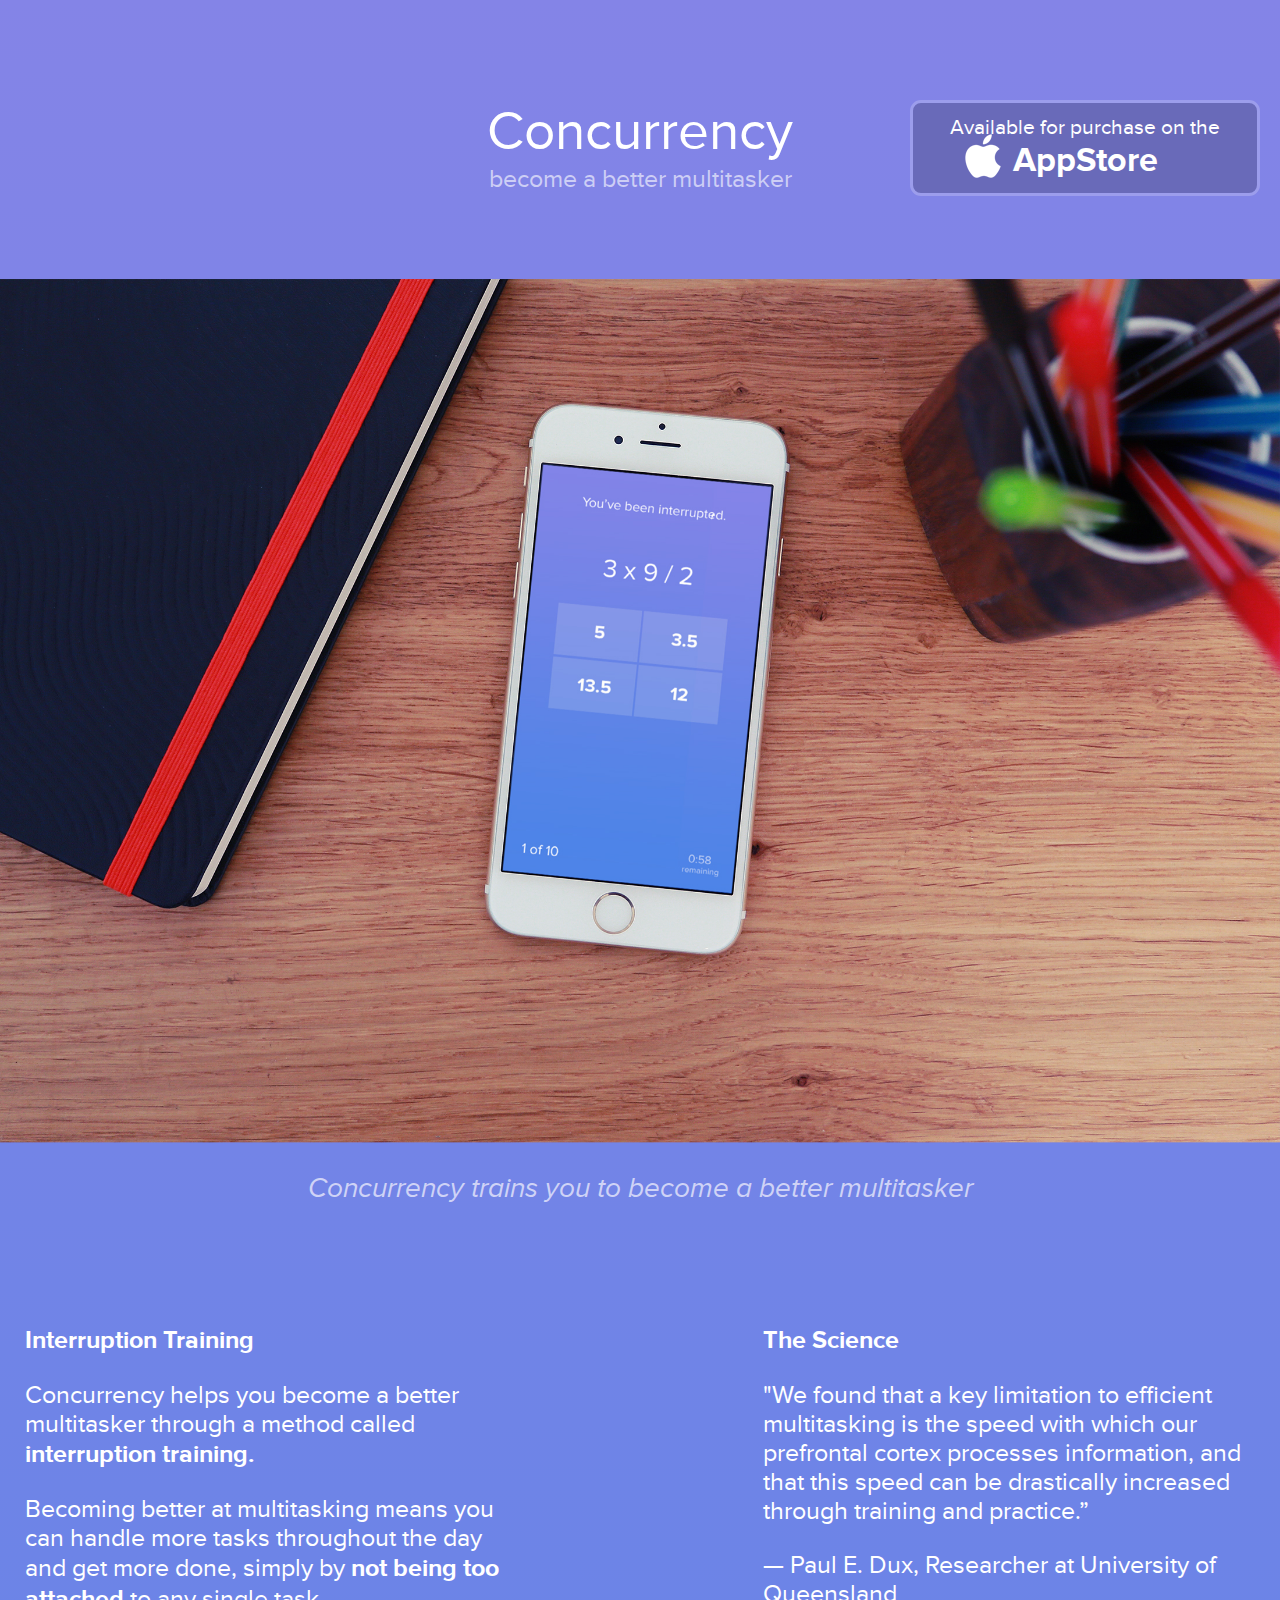
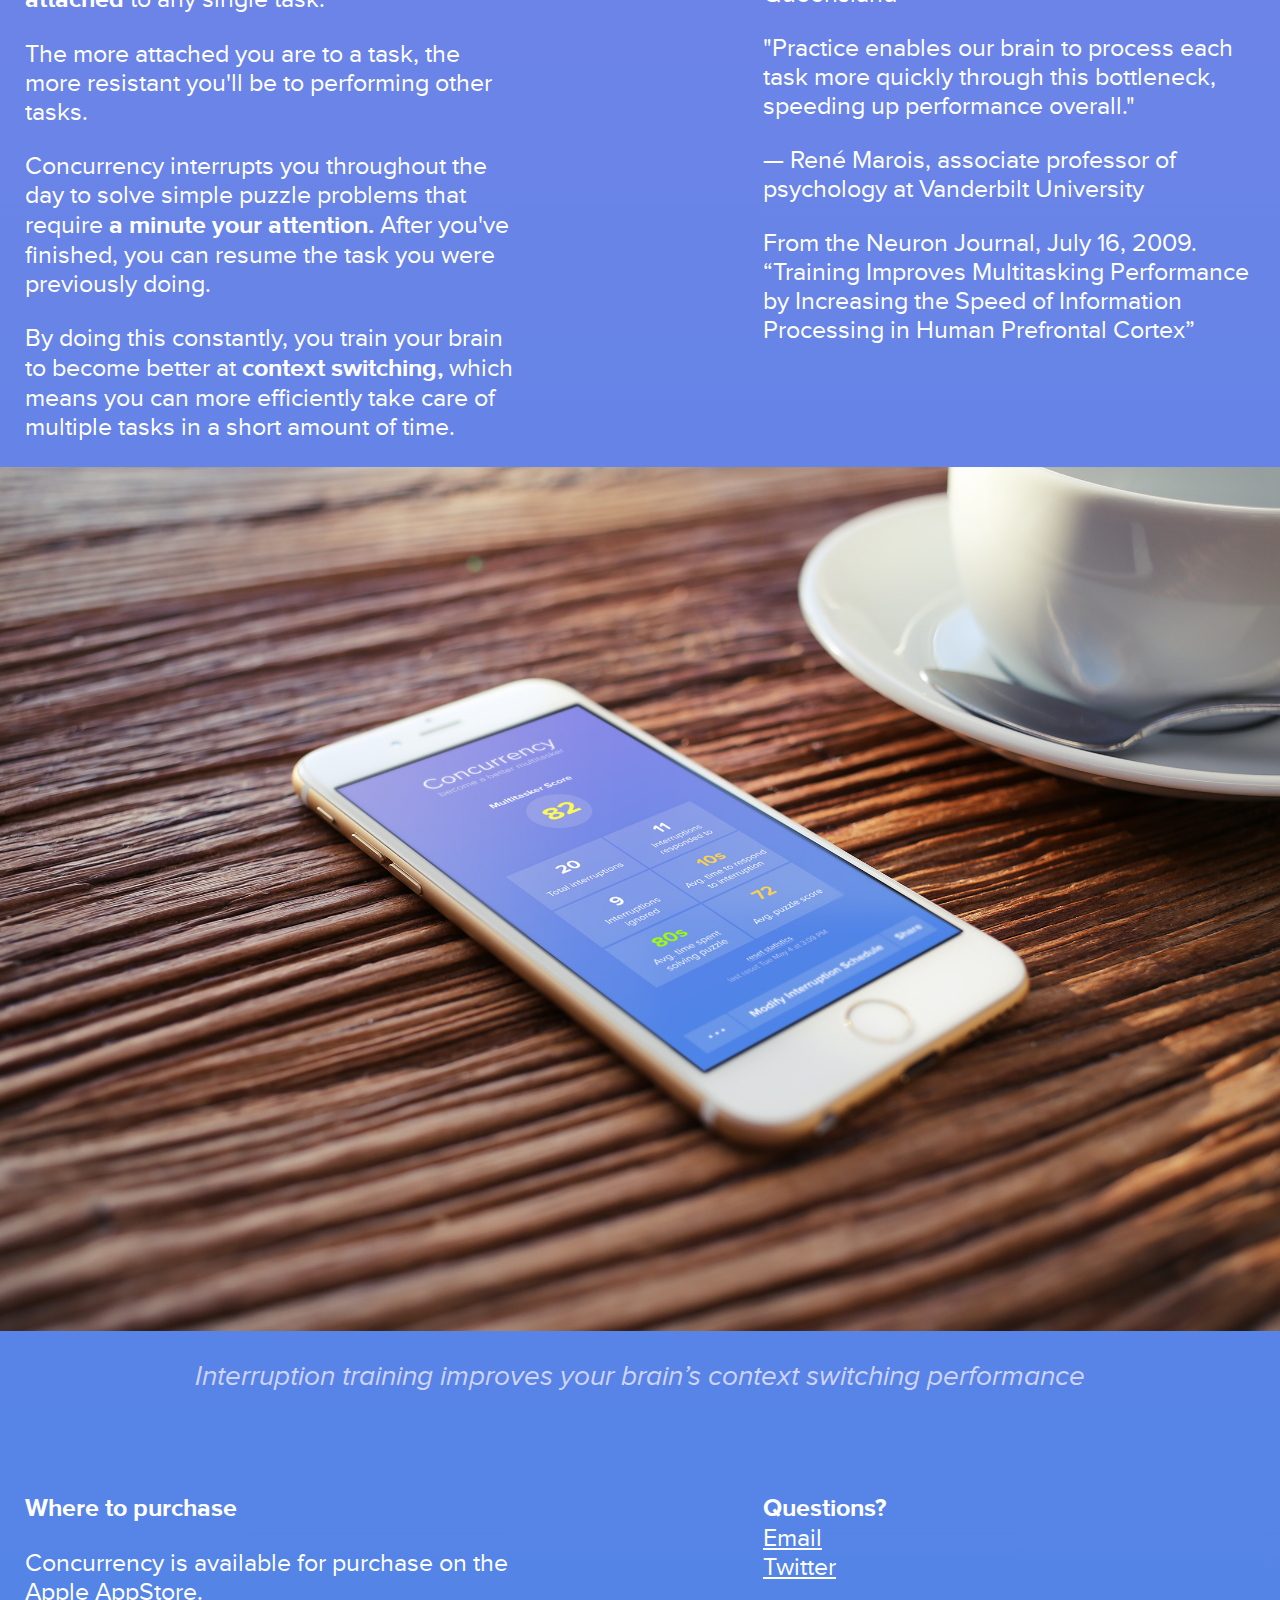
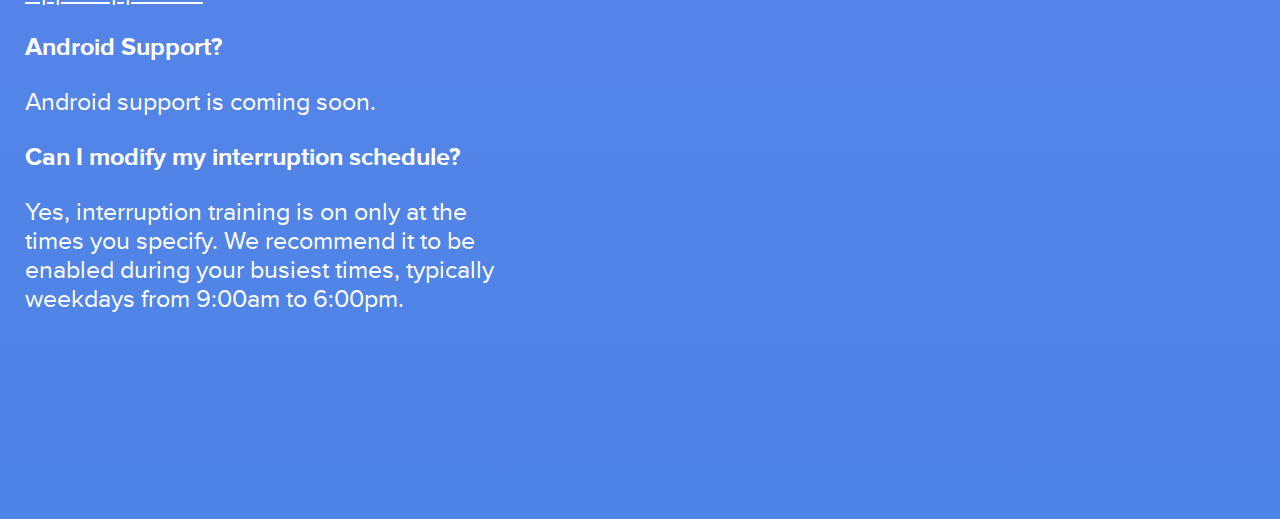
<file: Concurrency/index.html>
<!DOCTYPE html>
<html>
<head>
  <title>Name</title>
  <meta charset="utf-8"/>
  <meta name="HandheldFriendly" content="false"/>
  <meta name="viewport" content="user-scalable=yes, width=device-width"/>
  <meta http-equiv="X-UA-Compatible" content="IE=edge"/>
  <script type="text/javascript" src="theme/js/lib/html5.js"></script>
  <script type="text/javascript" src="common/js/lib/jquery.min.js"></script>
  <script type="text/javascript" src="theme/js/js.js"></script>
  <link href="theme/css/styles.css" rel="stylesheet" type="text/css">
</head>


<body>
<div class="outer-wrapper">
<header class="header-wrapper">
  <div class="header">
    <h1>
      Concurrency
      <span>become a better multitasker</span>
    </h1>

    <a href="#" class="link">
      <span class="text">Available for purchase on the</span>
      <span class="store">AppStore</span>
    </a>
  </div>
</header>

<div class="content-wrapper">
  <div class="img-one">
    <img src="theme/images/tmp/land-img-1.jpg" alt="">

    <div class="img-desc">
      Concurrency trains you to become a better multitasker
    </div>
  </div>
  <div class="cols">
    <div class="col col-1">
      <h5>Interruption Training</h5>

      <p>Concurrency helps you become a better multitasker through a method called <strong>interruption
        training.</strong></p>

      <p>Becoming better at multitasking means you can handle more tasks throughout the day and get more done, simply by
        <strong>not being too attached</strong> to any single task.</p>

      <p>The more attached you are to a task, the more resistant you'll be to performing other tasks.</p>

      <p>Concurrency interrupts you throughout the day to solve simple puzzle problems that require <strong>a minute your
        attention.</strong> After you've finished, you can resume the task you were previously doing.</p>

      <p>By doing this constantly, you train your brain to become better at <strong>context switching,</strong> which means you can more
        efficiently take care of multiple tasks in a short amount of time.
      </p>
    </div>

    <div class="col col-2">
      <h5>The Science</h5>

      <p>"We found that a key limitation to efficient multitasking is the speed with which our prefrontal cortex
        processes information, and that this speed can be drastically increased through training and practice.”</p>

      <p>— Paul E. Dux, Researcher at University of Queensland</p>

      <p>"Practice enables our brain to process each task more quickly through this bottleneck, speeding up performance
        overall."</p>

      <p>— René Marois, associate professor of psychology at Vanderbilt University</p>

      <p>From the Neuron Journal, July 16, 2009. “Training Improves Multitasking Performance by Increasing the Speed of
        Information Processing in Human Prefrontal Cortex”</p>
    </div>
  </div>

  <div class="img-two">
    <img src="theme/images/tmp/land-img-2.jpg" alt="">

    <div class="img-desc">
      Interruption training improves your brain’s context switching performance
    </div>
  </div>

  <div class="cols">
    <div class="col col-1">
      <div class="ques">
        <strong>Where to purchase</strong>

        <p>Concurrency is available for purchase on the <a href="#"> Apple AppStore.</a></p>
      </div>
      <div class="ques">
        <strong>Android Support?</strong>

        <p>Android support is coming soon.</p>
      </div>
      <div class="ques">
        <strong>Can I modify my interruption schedule?</strong>

        <p>Yes, interruption training is on only at the times you specify. We recommend it to be enabled during your
          busiest times, typically weekdays from 9:00am to 6:00pm.</p>
      </div>
    </div>
    <div class="col col-2">
      <div class="ques">
        <strong>Questions?</strong>

        <a href="#">Email</a>
        <a href="#">Twitter</a>
      </div>
    </div>
  </div>
</div>
</div>

</body>
</html>
</file>
<file: Concurrency/theme/css/styles.css>
@font-face {
  font-family: 'proximanova-bold';
  src: url("../fonts/proximanova-bold-webfont.eot");
  src: url("../fonts/proximanova-bold-webfont.eot?#iefix") format("embedded-opentype"), url("../fonts/proximanova-bold-webfont.woff") format("woff"), url("../fonts/proximanova-bold-webfont.ttf") format("truetype"), url("../fonts/proximanova-bold-webfont.svg#proximanova-bold") format("svg");
  font-weight: normal;
  font-style: normal;
}
@font-face {
  font-family: 'proximanova-boldit';
  src: url("../fonts/proximanova-boldit-webfont.eot");
  src: url("../fonts/proximanova-boldit-webfont.eot?#iefix") format("embedded-opentype"), url("../fonts/proximanova-boldit-webfont.woff") format("woff"), url("../fonts/proximanova-boldit-webfont.ttf") format("truetype"), url("../fonts/proximanova-boldit-webfont.svg#proximanova-boldit") format("svg");
  font-weight: normal;
  font-style: normal;
}
@font-face {
  font-family: 'proximanova-regular';
  src: url("../fonts/proximanova-regular-webfont.eot");
  src: url("../fonts/proximanova-regular-webfont.eot?#iefix") format("embedded-opentype"), url("../fonts/proximanova-regular-webfont.woff") format("woff"), url("../fonts/proximanova-regular-webfont.ttf") format("truetype"), url("../fonts/proximanova-regular-webfont.svg#proximanova-regular") format("svg");
  font-weight: normal;
  font-style: normal;
}
@font-face {
  font-family: 'proximanova-regularitalic';
  src: url("../fonts/proximanova-regularitalic-webfont.eot");
  src: url("../fonts/proximanova-regularitalic-webfont.eot?#iefix") format("embedded-opentype"), url("../fonts/proximanova-regularitalic-webfont.woff") format("woff"), url("../fonts/proximanova-regularitalic-webfont.ttf") format("truetype"), url("../fonts/proximanova-regularitalic-webfont.svg#proximanova-regularitalic") format("svg");
  font-weight: normal;
  font-style: normal;
}
/*! normalize.css v2.1.3 | MIT License | git.io/normalize */
/* ==========================================================================
   HTML5 display definitions
   ========================================================================== */
/**
 * Correct `block` display not defined in IE 8/9.
 */
article,
aside,
details,
figcaption,
figure,
footer,
header,
hgroup,
main,
nav,
section,
summary {
  display: block;
}

/**
 * Correct `inline-block` display not defined in IE 8/9.
 */
audio,
canvas,
video {
  display: inline-block;
}

/**
 * Prevent modern browsers from displaying `audio` without controls.
 * Remove excess height in iOS 5 devices.
 */
audio:not([controls]) {
  display: none;
  height: 0;
}

/**
 * Address `[hidden]` styling not present in IE 8/9.
 * Hide the `template` element in IE, Safari, and Firefox < 22.
 */
[hidden],
template {
  display: none;
}

/* ==========================================================================
   Base
   ========================================================================== */
/**
 * 1. Set default font family to sans-serif.
 * 2. Prevent iOS text size adjust after orientation change, without disabling
 *    user zoom.
 */
html {
  font-family: sans-serif;
  /* 1 */
  -ms-text-size-adjust: 100%;
  /* 2 */
  -webkit-text-size-adjust: 100%;
  /* 2 */
}

/**
 * Remove default margin.
 */
body {
  margin: 0;
}

/* ==========================================================================
   Links
   ========================================================================== */
/**
 * Remove the gray background color from active links in IE 10.
 */
a {
  background: transparent;
}

/**
 * Address `outline` inconsistency between Chrome and other browsers.
 */
a:focus {
  outline: thin dotted;
}

/**
 * Improve readability when focused and also mouse hovered in all browsers.
 */
a:active,
a:hover {
  outline: 0;
}

/* ==========================================================================
   Typography
   ========================================================================== */
/**
 * Address variable `h1` font-size and margin within `section` and `article`
 * contexts in Firefox 4+, Safari 5, and Chrome.
 */
h1 {
  font-size: 2em;
  margin: 0.67em 0;
}

/**
 * Address styling not present in IE 8/9, Safari 5, and Chrome.
 */
abbr[title] {
  border-bottom: 1px dotted;
}

/**
 * Address style set to `bolder` in Firefox 4+, Safari 5, and Chrome.
 */
b,
strong {
  font-weight: bold;
}

/**
 * Address styling not present in Safari 5 and Chrome.
 */
dfn {
  font-style: italic;
}

/**
 * Address differences between Firefox and other browsers.
 */
hr {
  -moz-box-sizing: content-box;
  box-sizing: content-box;
  height: 0;
}

/**
 * Address styling not present in IE 8/9.
 */
mark {
  background: #ff0;
  color: #000;
}

/**
 * Correct font family set oddly in Safari 5 and Chrome.
 */
code,
kbd,
pre,
samp {
  font-family: monospace, serif;
  font-size: 1em;
}

/**
 * Improve readability of pre-formatted text in all browsers.
 */
pre {
  white-space: pre-wrap;
}

/**
 * Set consistent quote types.
 */
q {
  quotes: "\201C" "\201D" "\2018" "\2019";
}

/**
 * Address inconsistent and variable font size in all browsers.
 */
small {
  font-size: 80%;
}

/**
 * Prevent `sub` and `sup` affecting `line-height` in all browsers.
 */
sub,
sup {
  font-size: 75%;
  line-height: 0;
  position: relative;
  vertical-align: baseline;
}

sup {
  top: -0.5em;
}

sub {
  bottom: -0.25em;
}

/* ==========================================================================
   Embedded content
   ========================================================================== */
/**
 * Remove border when inside `a` element in IE 8/9.
 */
img {
  border: 0;
}

/**
 * Correct overflow displayed oddly in IE 9.
 */
svg:not(:root) {
  overflow: hidden;
}

/* ==========================================================================
   Figures
   ========================================================================== */
/**
 * Address margin not present in IE 8/9 and Safari 5.
 */
figure {
  margin: 0;
}

/* ==========================================================================
   Forms
   ========================================================================== */
/**
 * Define consistent border, margin, and padding.
 */
fieldset {
  border: 1px solid #c0c0c0;
  margin: 0 2px;
  padding: 0.35em 0.625em 0.75em;
}

/**
 * 1. Correct `color` not being inherited in IE 8/9.
 * 2. Remove padding so people aren't caught out if they zero out fieldsets.
 */
legend {
  border: 0;
  /* 1 */
  padding: 0;
  /* 2 */
}

/**
 * 1. Correct font family not being inherited in all browsers.
 * 2. Correct font size not being inherited in all browsers.
 * 3. Address margins set differently in Firefox 4+, Safari 5, and Chrome.
 */
button,
input,
select,
textarea {
  font-family: inherit;
  /* 1 */
  font-size: 100%;
  /* 2 */
  margin: 0;
  /* 3 */
}

/**
 * Address Firefox 4+ setting `line-height` on `input` using `!important` in
 * the UA stylesheet.
 */
button,
input {
  line-height: normal;
}

/**
 * Address inconsistent `text-transform` inheritance for `button` and `select`.
 * All other form control elements do not inherit `text-transform` values.
 * Correct `button` style inheritance in Chrome, Safari 5+, and IE 8+.
 * Correct `select` style inheritance in Firefox 4+ and Opera.
 */
button,
select {
  text-transform: none;
}

/**
 * 1. Avoid the WebKit bug in Android 4.0.* where (2) destroys native `audio`
 *    and `video` controls.
 * 2. Correct inability to style clickable `input` types in iOS.
 * 3. Improve usability and consistency of cursor style between image-type
 *    `input` and others.
 */
button,
html input[type="button"],
input[type="reset"],
input[type="submit"] {
  -webkit-appearance: button;
  /* 2 */
  cursor: pointer;
  /* 3 */
}

/**
 * Re-set default cursor for disabled elements.
 */
button[disabled],
html input[disabled] {
  cursor: default;
}

/**
 * 1. Address box sizing set to `content-box` in IE 8/9/10.
 * 2. Remove excess padding in IE 8/9/10.
 */
input[type="checkbox"],
input[type="radio"] {
  box-sizing: border-box;
  /* 1 */
  padding: 0;
  /* 2 */
}

/**
 * 1. Address `appearance` set to `searchfield` in Safari 5 and Chrome.
 * 2. Address `box-sizing` set to `border-box` in Safari 5 and Chrome
 *    (include `-moz` to future-proof).
 */
input[type="search"] {
  -webkit-appearance: textfield;
  /* 1 */
  -moz-box-sizing: content-box;
  -webkit-box-sizing: content-box;
  /* 2 */
  box-sizing: content-box;
}

/**
 * Remove inner padding and search cancel button in Safari 5 and Chrome
 * on OS X.
 */
input[type="search"]::-webkit-search-cancel-button,
input[type="search"]::-webkit-search-decoration {
  -webkit-appearance: none;
}

/**
 * Remove inner padding and border in Firefox 4+.
 */
button::-moz-focus-inner,
input::-moz-focus-inner {
  border: 0;
  padding: 0;
}

/**
 * 1. Remove default vertical scrollbar in IE 8/9.
 * 2. Improve readability and alignment in all browsers.
 */
textarea {
  overflow: auto;
  /* 1 */
  vertical-align: top;
  /* 2 */
}

/* ==========================================================================
   Tables
   ========================================================================== */
/**
 * Remove most spacing between table cells.
 */
table {
  border-collapse: collapse;
  border-spacing: 0;
}

html {
  height: 100%;
}

body {
  font-size: 14px;
  color: #fff;
}

.clearfix {
  *zoom: 1;
}
.clearfix:before, .clearfix:after {
  display: table;
  content: "";
  line-height: 0;
}
.clearfix:after {
  clear: both;
}

.pull-left {
  float: left;
}

.pull-right {
  float: right;
}

body {
  font-family: "proximanova-regular";
}

strong {
  font-family: "proximanova-bold";
}

a {
  color: #ffffff;
}

.outer-wrapper {
  background: url('[data-uri]');
  background: -webkit-gradient(linear, 50% 0%, 50% 100%, color-stop(0%, #8484e7), color-stop(100%, #4d84e7));
  background: -moz-linear-gradient(#8484e7 0%, #4d84e7 100%);
  background: -webkit-linear-gradient(#8484e7 0%, #4d84e7 100%);
  background: linear-gradient(#8484e7 0%, #4d84e7 100%);
}

@media (min-width: 1600px) {
  .header-wrapper {
    position: relative;
  }
  .header-wrapper h1 {
    font-size: 71px;
    font-weight: 100;
    text-align: center;
    margin: 0;
    padding: 100px 0 85px 0;
  }
  .header-wrapper h1 span {
    font-size: 31px;
    color: #cdcef5;
    display: block;
  }
  .header-wrapper a.link {
    position: absolute;
    top: 100px;
    right: 100px;
    display: inline-block;
    color: #fff;
    background: #696ab9;
    text-decoration: none;
    padding: 20px 55px;
    border: 3px solid #9c9dec;
    -moz-border-radius: 11px;
    -webkit-border-radius: 11px;
    border-radius: 11px;
    text-align: center;
  }
  .header-wrapper a.link span {
    display: block;
  }
  .header-wrapper a.link .text {
    font-size: 30px;
  }
  .header-wrapper a.link .store {
    position: relative;
    font-size: 40px;
    font-family: "proximanova-bold";
  }
  .header-wrapper a.link .store:before {
    content: "";
    display: block;
    position: absolute;
    top: 0;
    left: 60px;
    height: 44px;
    width: 36px;
    background:  url('../images/icons-s54d0a67b93.png') 0 0 no-repeat;
  }

  .content-wrapper .img-one img, .content-wrapper .img-two img {
    width: 100%;
  }
  .content-wrapper .img-one .img-desc, .content-wrapper .img-two .img-desc {
    font-size: 34px;
    text-align: center;
    color: #cfd3f6;
    margin: 40px 0 120px 0;
  }
  .content-wrapper h5 {
    font-family: "proximanova-bold";
    font-size: 37px;
    margin: 20px 0;
  }
  .content-wrapper .cols {
    max-width: 1800px;
    margin: 0 auto;
    font-size: 37px;
    font-weight: 100;
    padding: 0 15px;
    -moz-box-sizing: border-box;
    -webkit-box-sizing: border-box;
    box-sizing: border-box;
  }
  .content-wrapper .cols:after {
    content: " ";
    display: block;
    height: 0;
    clear: both;
    overflow: hidden;
    visibility: hidden;
  }
  .content-wrapper .cols .col {
    float: left;
    width: 50%;
    -moz-box-sizing: border-box;
    -webkit-box-sizing: border-box;
    box-sizing: border-box;
  }
  .content-wrapper .cols .col.col-1 {
    padding-right: 10%;
  }
  .content-wrapper .cols .col.col-2 {
    padding-left: 10%;
  }
  .content-wrapper .cols .col.col-2 a {
    display: block;
  }

  .outer-wrapper {
    padding: 0 0 180px 0;
  }
}
@media (min-width: 1100px) and (max-width: 1599px) {
  .header-wrapper {
    position: relative;
  }
  .header-wrapper h1 {
    font-size: 55px;
    font-weight: 100;
    text-align: center;
    margin: 0;
    padding: 100px 0 85px 0;
  }
  .header-wrapper h1 span {
    font-size: 25px;
    color: #cdcef5;
    display: block;
  }
  .header-wrapper a.link {
    position: absolute;
    top: 100px;
    right: 20px;
    display: inline-block;
    color: #fff;
    background: #696ab9;
    text-decoration: none;
    padding: 12px 37px;
    border: 3px solid #9c9dec;
    -moz-border-radius: 11px;
    -webkit-border-radius: 11px;
    border-radius: 11px;
    text-align: center;
  }
  .header-wrapper a.link span {
    display: block;
  }
  .header-wrapper a.link .text {
    font-size: 21px;
  }
  .header-wrapper a.link .store {
    position: relative;
    font-size: 34px;
    font-family: "proximanova-bold";
  }
  .header-wrapper a.link .store:before {
    content: "";
    display: block;
    position: absolute;
    top: -6px;
    left: 15px;
    height: 44px;
    width: 36px;
    background:  url('../images/icons-s54d0a67b93.png') 0 0 no-repeat;
  }

  .content-wrapper .img-one img, .content-wrapper .img-two img {
    width: 100%;
  }
  .content-wrapper .img-one .img-desc, .content-wrapper .img-two .img-desc {
    font-size: 28px;
    text-align: center;
    color: #cfd3f6;
    margin: 25px 0 100px 0;
    font-family: "proximanova-regularitalic";
  }
  .content-wrapper h5 {
    font-family: "proximanova-bold";
    font-size: 25px;
    margin: 20px 0;
  }
  .content-wrapper .cols {
    max-width: 1800px;
    margin: 0 auto;
    font-size: 25px;
    font-weight: 100;
    padding: 0 25px;
    -moz-box-sizing: border-box;
    -webkit-box-sizing: border-box;
    box-sizing: border-box;
  }
  .content-wrapper .cols:after {
    content: " ";
    display: block;
    height: 0;
    clear: both;
    overflow: hidden;
    visibility: hidden;
  }
  .content-wrapper .cols .col {
    float: left;
    width: 50%;
    -moz-box-sizing: border-box;
    -webkit-box-sizing: border-box;
    box-sizing: border-box;
  }
  .content-wrapper .cols .col.col-1 {
    padding-right: 10%;
  }
  .content-wrapper .cols .col.col-2 {
    padding-left: 10%;
  }
  .content-wrapper .cols .col.col-2 a {
    display: block;
  }

  .outer-wrapper {
    padding: 0 0 180px 0;
  }
}
@media (min-width: 768px) and (max-width: 1099px) {
  .header-wrapper {
    position: relative;
    text-align: center;
  }
  .header-wrapper h1 {
    font-size: 55px;
    font-weight: 100;
    margin: 0;
    padding: 60px 0 40px 0;
  }
  .header-wrapper h1 span {
    font-size: 25px;
    color: #cdcef5;
    display: block;
  }
  .header-wrapper a.link {
    display: inline-block;
    color: #fff;
    background: #696ab9;
    text-decoration: none;
    padding: 12px 37px;
    border: 3px solid #9c9dec;
    -moz-border-radius: 11px;
    -webkit-border-radius: 11px;
    border-radius: 11px;
    margin-bottom: 25px;
  }
  .header-wrapper a.link span {
    display: block;
  }
  .header-wrapper a.link .text {
    font-size: 21px;
  }
  .header-wrapper a.link .store {
    position: relative;
    font-size: 34px;
    font-family: "proximanova-bold";
  }
  .header-wrapper a.link .store:before {
    content: "";
    display: block;
    position: absolute;
    top: -6px;
    left: 15px;
    height: 44px;
    width: 36px;
    background:  url('../images/icons-s54d0a67b93.png') 0 0 no-repeat;
  }

  .content-wrapper .img-one img, .content-wrapper .img-two img {
    width: 100%;
  }
  .content-wrapper .img-one .img-desc, .content-wrapper .img-two .img-desc {
    font-size: 18px;
    text-align: center;
    color: #cfd3f6;
    margin: 20px 0 50px 0;
    font-family: "proximanova-regularitalic";
  }
  .content-wrapper h5 {
    font-family: "proximanova-bold";
    font-size: 20px;
    margin: 20px 0;
  }
  .content-wrapper .cols {
    max-width: 1800px;
    margin: 0 auto;
    font-size: 20px;
    font-weight: 100;
    padding: 0 25px;
    -moz-box-sizing: border-box;
    -webkit-box-sizing: border-box;
    box-sizing: border-box;
  }
  .content-wrapper .cols:after {
    content: " ";
    display: block;
    height: 0;
    clear: both;
    overflow: hidden;
    visibility: hidden;
  }
  .content-wrapper .cols .col {
    float: left;
    width: 50%;
    -moz-box-sizing: border-box;
    -webkit-box-sizing: border-box;
    box-sizing: border-box;
  }
  .content-wrapper .cols .col.col-1 {
    padding-right: 10%;
  }
  .content-wrapper .cols .col.col-2 {
    padding-left: 10%;
  }
  .content-wrapper .cols .col.col-2 a {
    display: block;
  }

  .outer-wrapper {
    padding: 0 0 180px 0;
  }
}
@media (max-width: 767px) {
  .header-wrapper {
    position: relative;
    text-align: center;
  }
  .header-wrapper h1 {
    font-size: 50px;
    font-weight: 100;
    margin: 0;
    padding: 60px 0 40px 0;
  }
  .header-wrapper h1 span {
    font-size: 22px;
    color: #cdcef5;
    display: block;
  }
  .header-wrapper a.link {
    display: inline-block;
    color: #fff;
    background: #696ab9;
    text-decoration: none;
    padding: 12px 22px;
    border: 3px solid #9c9dec;
    -moz-border-radius: 11px;
    -webkit-border-radius: 11px;
    border-radius: 11px;
    margin-bottom: 25px;
  }
  .header-wrapper a.link span {
    display: block;
  }
  .header-wrapper a.link .text {
    font-size: 18px;
    margin-bottom: 6px;
  }
  .header-wrapper a.link .store {
    position: relative;
    font-size: 30px;
    font-family: "proximanova-bold";
  }
  .header-wrapper a.link .store:before {
    content: "";
    display: block;
    position: absolute;
    top: -5px;
    left: 10px;
    height: 44px;
    width: 36px;
    background:  url('../images/icons-s54d0a67b93.png') 0 0 no-repeat;
  }

  .content-wrapper .img-one img, .content-wrapper .img-two img {
    width: 100%;
  }
  .content-wrapper .img-one .img-desc, .content-wrapper .img-two .img-desc {
    font-size: 12px;
    text-align: center;
    color: #cfd3f6;
    margin: 20px 0 20px 0;
    font-family: "proximanova-regularitalic";
  }
  .content-wrapper h5 {
    font-family: "proximanova-bold";
    font-size: 14px;
    margin: 20px 0;
  }
  .content-wrapper .cols {
    max-width: 1800px;
    margin: 0 auto;
    font-size: 14px;
    font-weight: 100;
    padding: 0 10px;
    -moz-box-sizing: border-box;
    -webkit-box-sizing: border-box;
    box-sizing: border-box;
  }
  .content-wrapper .cols:after {
    content: " ";
    display: block;
    height: 0;
    clear: both;
    overflow: hidden;
    visibility: hidden;
  }
  .content-wrapper .cols .col {
    float: left;
    width: 50%;
    -moz-box-sizing: border-box;
    -webkit-box-sizing: border-box;
    box-sizing: border-box;
    text-align: justify;
  }
  .content-wrapper .cols .col.col-1 {
    padding-right: 5%;
  }
  .content-wrapper .cols .col.col-2 {
    padding-left: 5%;
  }
  .content-wrapper .cols .col.col-2 a {
    display: block;
  }

  .outer-wrapper {
    padding: 0 0 180px 0;
  }
}
</file>
